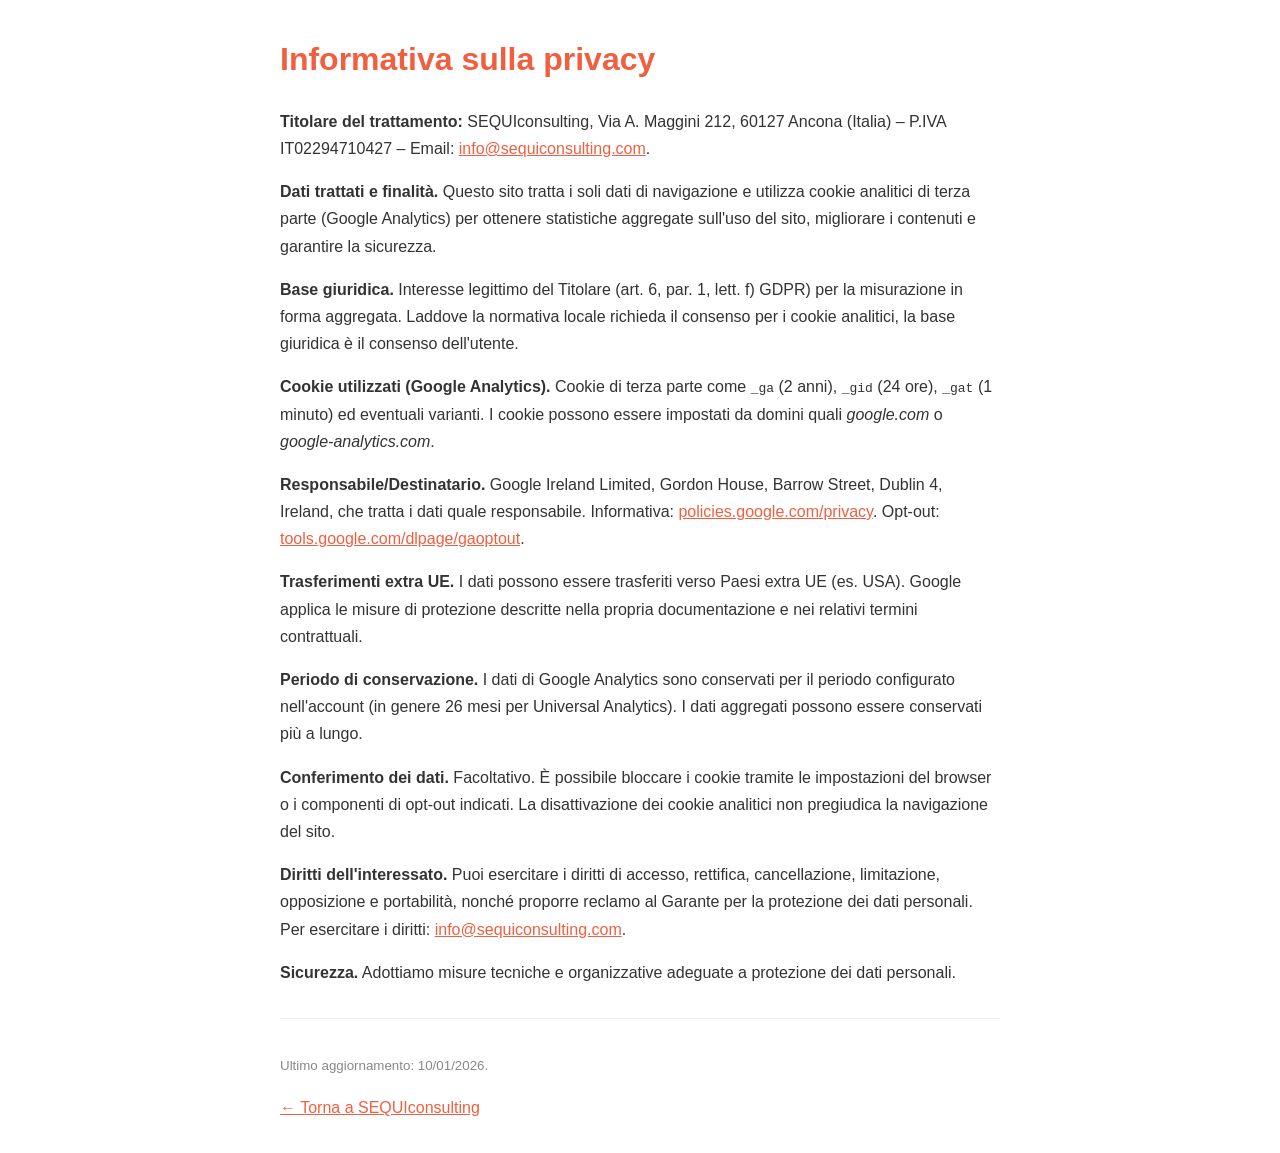
<file: privacy-it.html>
<!DOCTYPE html>
<html lang="it">
<head>
    <meta charset="utf-8">
    <meta name="viewport" content="width=device-width, initial-scale=1, shrink-to-fit=no">
    <meta name="robots" content="noindex">
    <title>Informativa sulla privacy — SEQUIconsulting</title>
    <style>
        body { font-family: -apple-system, BlinkMacSystemFont, 'Segoe UI', Roboto, sans-serif; max-width: 720px; margin: 2rem auto; padding: 0 1rem; line-height: 1.7; color: #333; }
        h1 { color: #F05F40; }
        a { color: #F05F40; }
        hr { border: 0; border-top: 1px solid #eee; margin: 2rem 0; }
        small { color: #888; }
    </style>
</head>
<body>
    <h1>Informativa sulla privacy</h1>
    <p><strong>Titolare del trattamento:</strong> SEQUIconsulting, Via A. Maggini 212, 60127 Ancona (Italia) – P.IVA IT02294710427 – Email: <a href="mailto:info@sequiconsulting.com">info@sequiconsulting.com</a>.</p>
    <p><strong>Dati trattati e finalità.</strong> Questo sito tratta i soli dati di navigazione e utilizza cookie analitici di terza parte (Google Analytics) per ottenere statistiche aggregate sull'uso del sito, migliorare i contenuti e garantire la sicurezza.</p>
    <p><strong>Base giuridica.</strong> Interesse legittimo del Titolare (art. 6, par. 1, lett. f) GDPR) per la misurazione in forma aggregata. Laddove la normativa locale richieda il consenso per i cookie analitici, la base giuridica è il consenso dell'utente.</p>
    <p><strong>Cookie utilizzati (Google Analytics).</strong> Cookie di terza parte come <code>_ga</code> (2 anni), <code>_gid</code> (24 ore), <code>_gat</code> (1 minuto) ed eventuali varianti. I cookie possono essere impostati da domini quali <em>google.com</em> o <em>google-analytics.com</em>.</p>
    <p><strong>Responsabile/Destinatario.</strong> Google Ireland Limited, Gordon House, Barrow Street, Dublin 4, Ireland, che tratta i dati quale responsabile. Informativa: <a href="https://policies.google.com/privacy" target="_blank" rel="noopener">policies.google.com/privacy</a>. Opt‑out: <a href="https://tools.google.com/dlpage/gaoptout" target="_blank" rel="noopener">tools.google.com/dlpage/gaoptout</a>.</p>
    <p><strong>Trasferimenti extra UE.</strong> I dati possono essere trasferiti verso Paesi extra UE (es. USA). Google applica le misure di protezione descritte nella propria documentazione e nei relativi termini contrattuali.</p>
    <p><strong>Periodo di conservazione.</strong> I dati di Google Analytics sono conservati per il periodo configurato nell'account (in genere 26 mesi per Universal Analytics). I dati aggregati possono essere conservati più a lungo.</p>
    <p><strong>Conferimento dei dati.</strong> Facoltativo. È possibile bloccare i cookie tramite le impostazioni del browser o i componenti di opt‑out indicati. La disattivazione dei cookie analitici non pregiudica la navigazione del sito.</p>
    <p><strong>Diritti dell'interessato.</strong> Puoi esercitare i diritti di accesso, rettifica, cancellazione, limitazione, opposizione e portabilità, nonché proporre reclamo al Garante per la protezione dei dati personali. Per esercitare i diritti: <a href="mailto:info@sequiconsulting.com">info@sequiconsulting.com</a>.</p>
    <p><strong>Sicurezza.</strong> Adottiamo misure tecniche e organizzative adeguate a protezione dei dati personali.</p>
    <hr>
    <p><small>Ultimo aggiornamento: 10/01/2026.</small></p>
    <p><a href="/">← Torna a SEQUIconsulting</a></p>
</body>
</html>
</file>
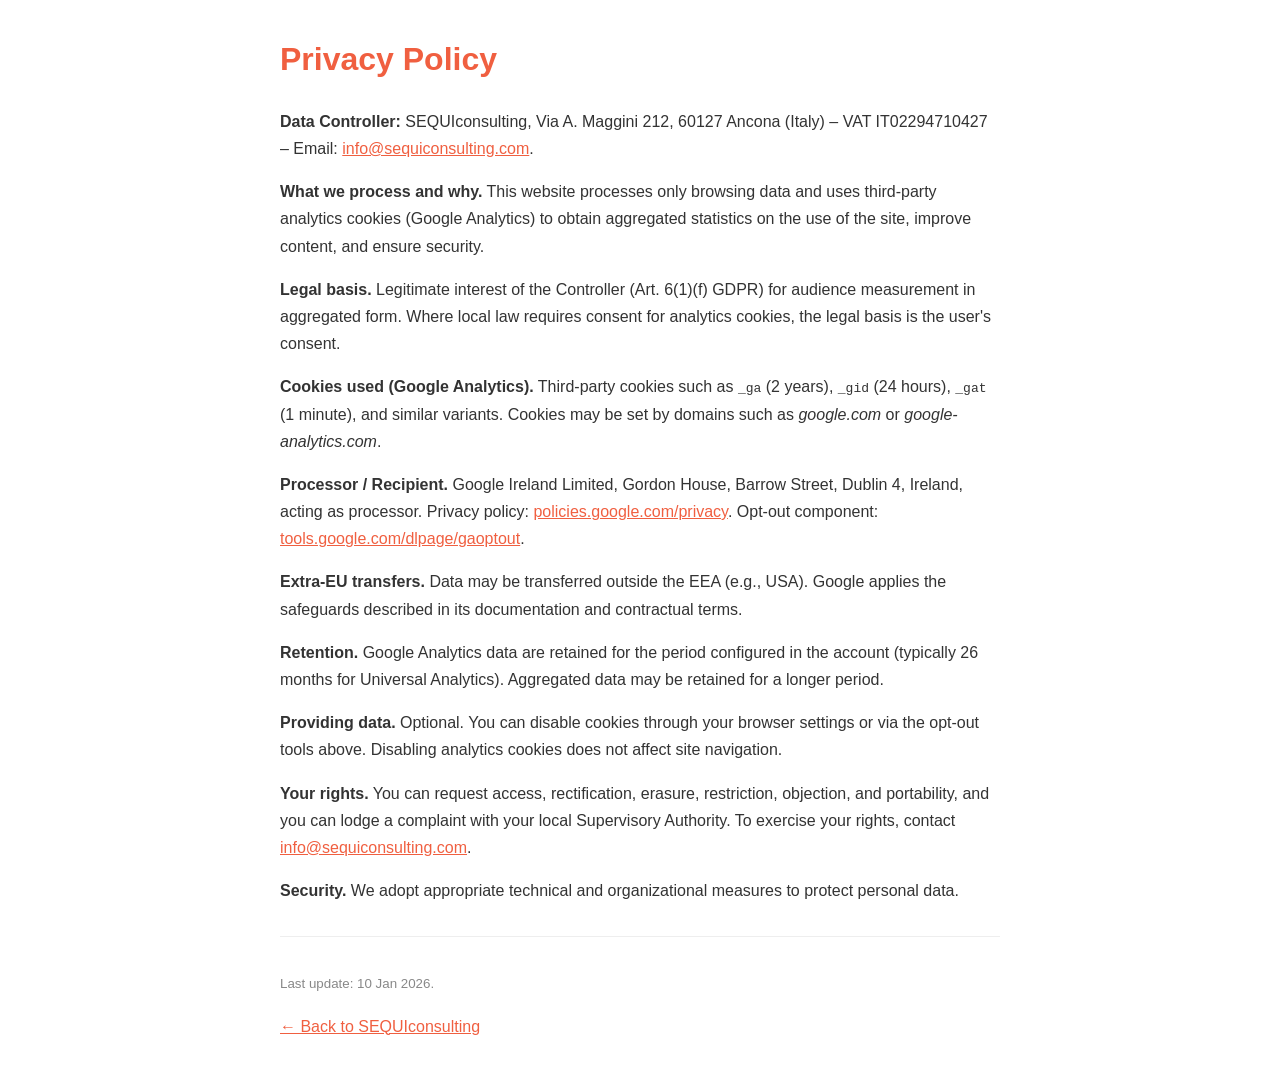
<file: privacy.html>
<!DOCTYPE html>
<html lang="en">
<head>
    <meta charset="utf-8">
    <meta name="viewport" content="width=device-width, initial-scale=1, shrink-to-fit=no">
    <meta name="robots" content="noindex">
    <title>Privacy Policy — SEQUIconsulting</title>
    <style>
        body { font-family: -apple-system, BlinkMacSystemFont, 'Segoe UI', Roboto, sans-serif; max-width: 720px; margin: 2rem auto; padding: 0 1rem; line-height: 1.7; color: #333; }
        h1 { color: #F05F40; }
        a { color: #F05F40; }
        hr { border: 0; border-top: 1px solid #eee; margin: 2rem 0; }
        small { color: #888; }
    </style>
</head>
<body>
    <h1>Privacy Policy</h1>
    <p><strong>Data Controller:</strong> SEQUIconsulting, Via A. Maggini 212, 60127 Ancona (Italy) – VAT IT02294710427 – Email: <a href="mailto:info@sequiconsulting.com">info@sequiconsulting.com</a>.</p>
    <p><strong>What we process and why.</strong> This website processes only browsing data and uses third‑party analytics cookies (Google Analytics) to obtain aggregated statistics on the use of the site, improve content, and ensure security.</p>
    <p><strong>Legal basis.</strong> Legitimate interest of the Controller (Art. 6(1)(f) GDPR) for audience measurement in aggregated form. Where local law requires consent for analytics cookies, the legal basis is the user's consent.</p>
    <p><strong>Cookies used (Google Analytics).</strong> Third‑party cookies such as <code>_ga</code> (2 years), <code>_gid</code> (24 hours), <code>_gat</code> (1 minute), and similar variants. Cookies may be set by domains such as <em>google.com</em> or <em>google-analytics.com</em>.</p>
    <p><strong>Processor / Recipient.</strong> Google Ireland Limited, Gordon House, Barrow Street, Dublin 4, Ireland, acting as processor. Privacy policy: <a href="https://policies.google.com/privacy" target="_blank" rel="noopener">policies.google.com/privacy</a>. Opt‑out component: <a href="https://tools.google.com/dlpage/gaoptout" target="_blank" rel="noopener">tools.google.com/dlpage/gaoptout</a>.</p>
    <p><strong>Extra‑EU transfers.</strong> Data may be transferred outside the EEA (e.g., USA). Google applies the safeguards described in its documentation and contractual terms.</p>
    <p><strong>Retention.</strong> Google Analytics data are retained for the period configured in the account (typically 26 months for Universal Analytics). Aggregated data may be retained for a longer period.</p>
    <p><strong>Providing data.</strong> Optional. You can disable cookies through your browser settings or via the opt‑out tools above. Disabling analytics cookies does not affect site navigation.</p>
    <p><strong>Your rights.</strong> You can request access, rectification, erasure, restriction, objection, and portability, and you can lodge a complaint with your local Supervisory Authority. To exercise your rights, contact <a href="mailto:info@sequiconsulting.com">info@sequiconsulting.com</a>.</p>
    <p><strong>Security.</strong> We adopt appropriate technical and organizational measures to protect personal data.</p>
    <hr>
    <p><small>Last update: 10 Jan 2026.</small></p>
    <p><a href="/en.html">← Back to SEQUIconsulting</a></p>
</body>
</html>
</file>
